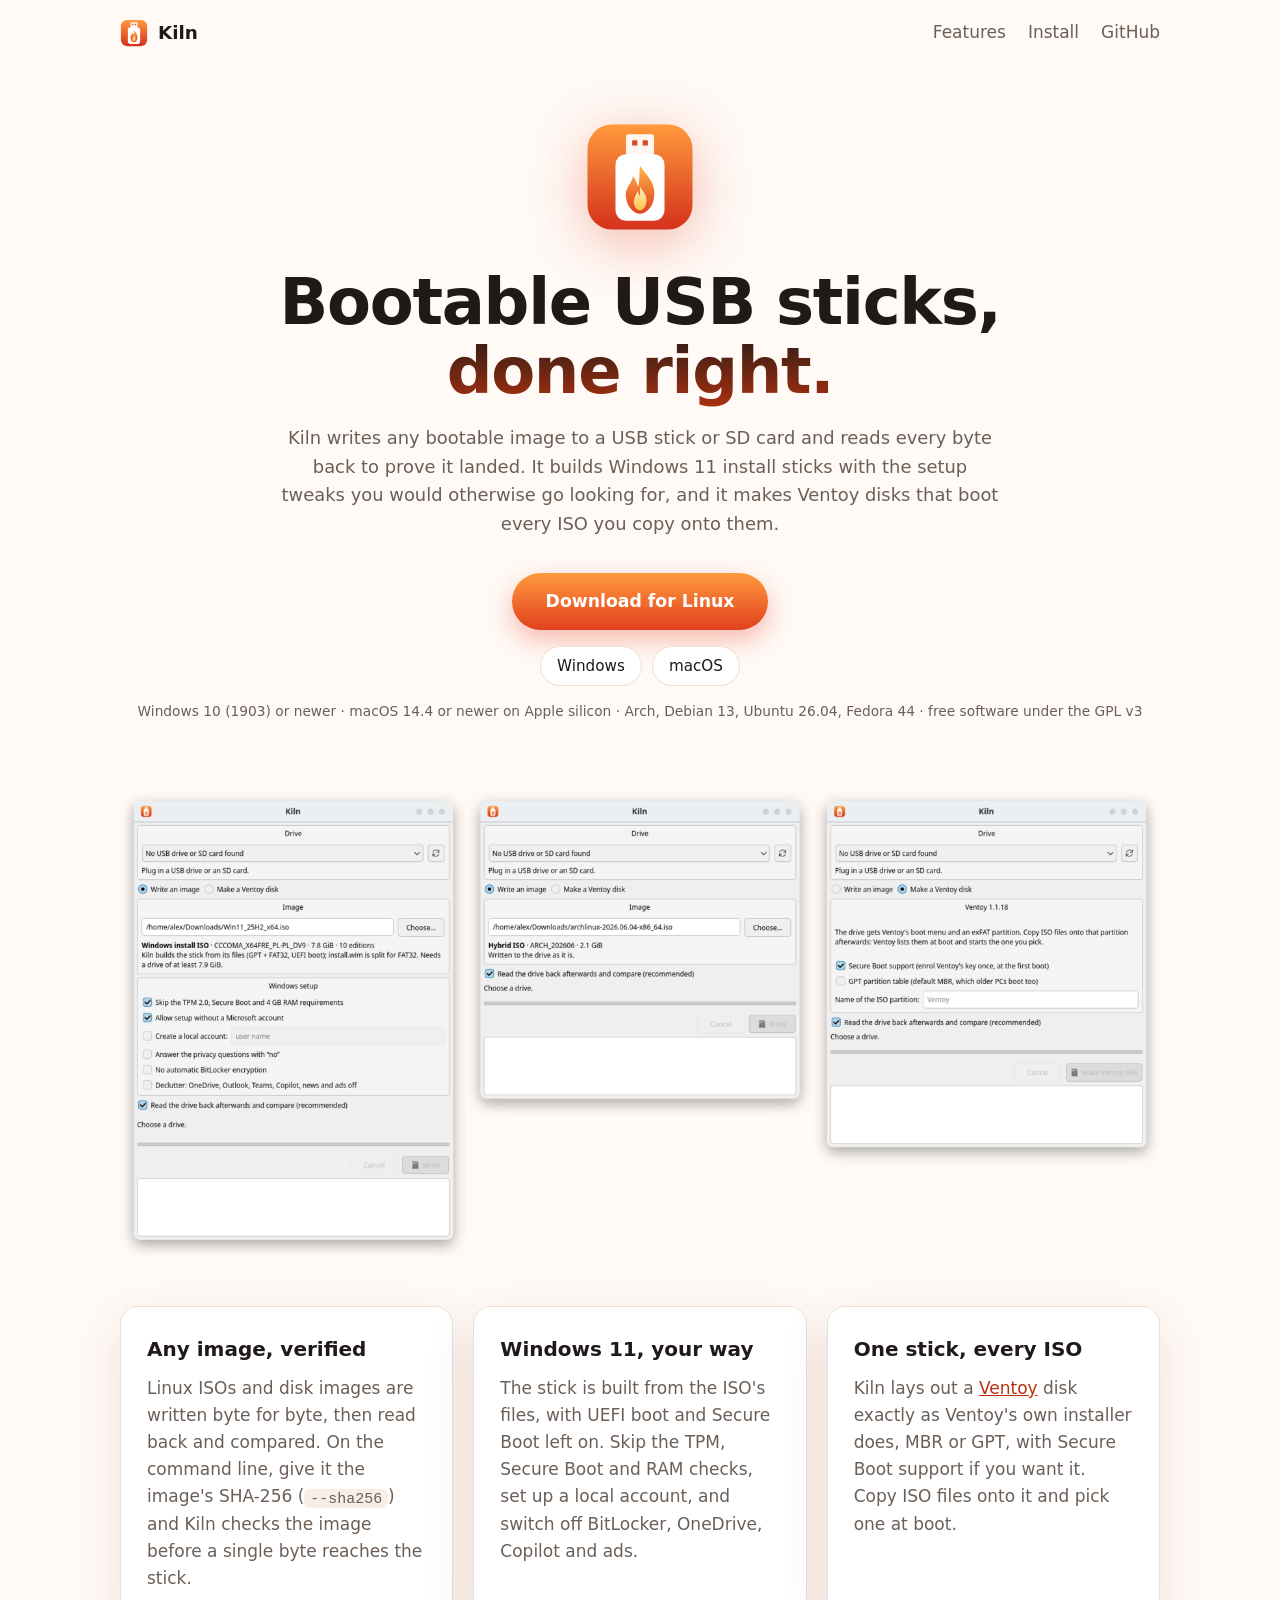
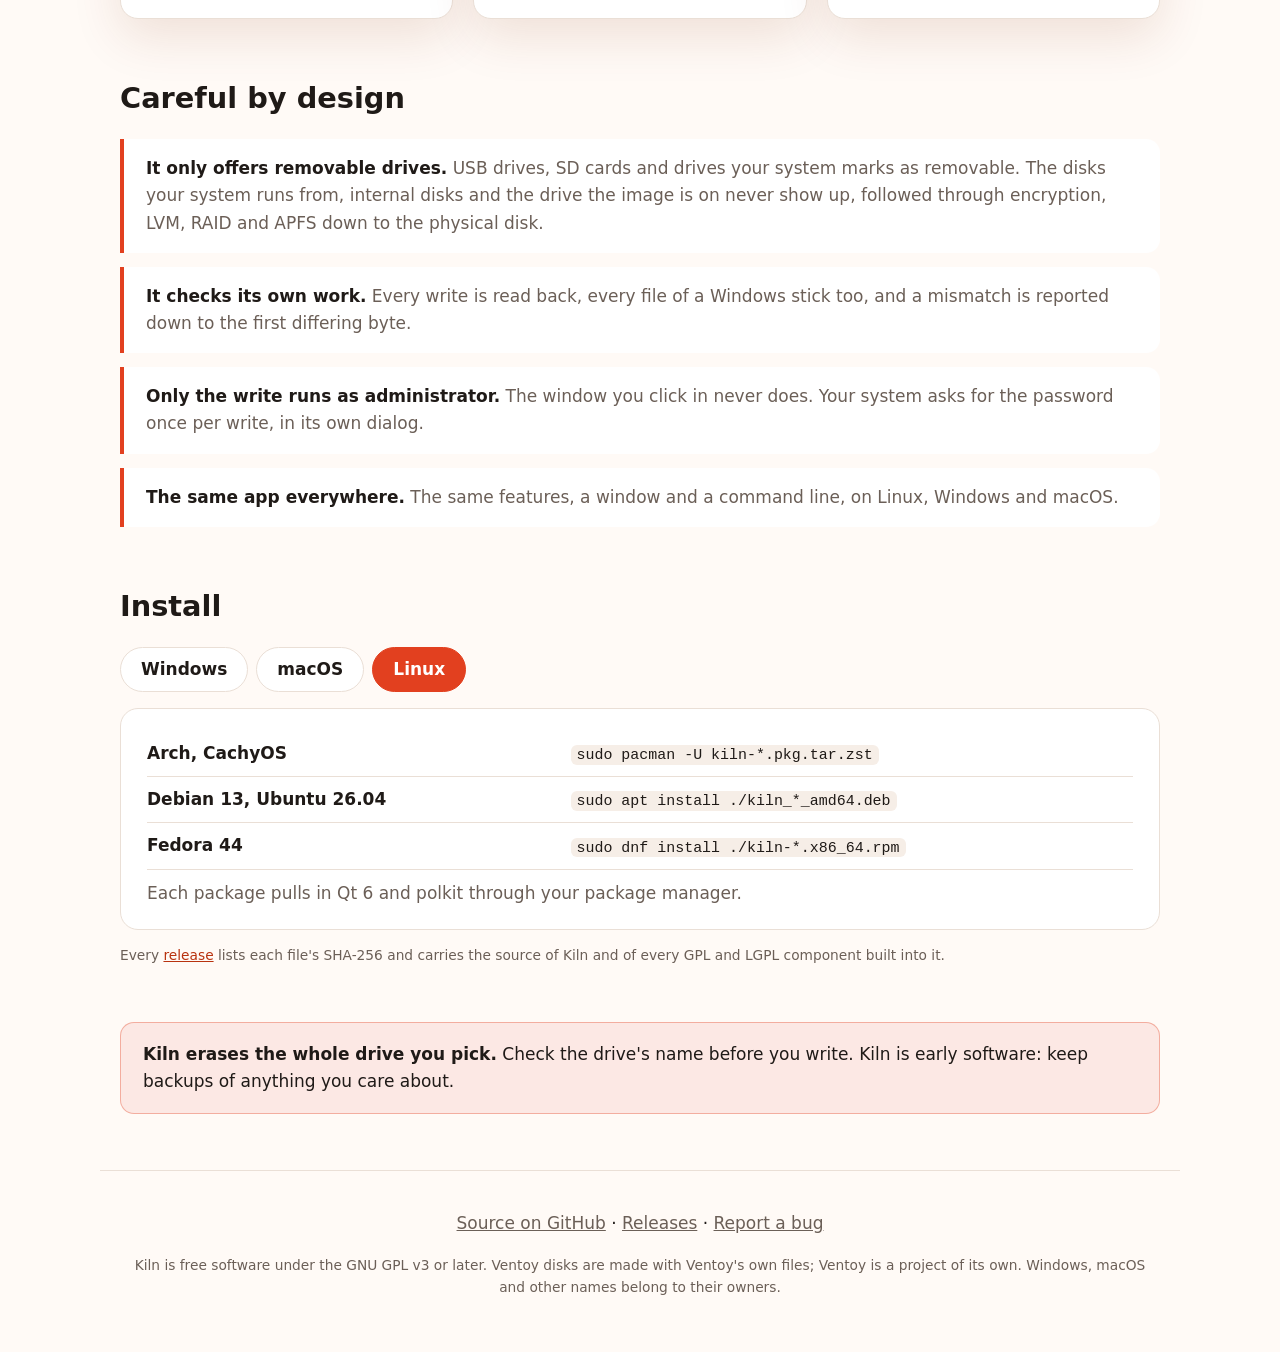
<file: site/index.html>
<!doctype html>
<html lang="en">
<head>
  <meta charset="utf-8">
  <meta name="viewport" content="width=device-width, initial-scale=1">
  <title>Kiln: bootable USB sticks, done right</title>
  <meta name="description" content="Kiln writes bootable images to USB sticks and SD cards on Linux, Windows and macOS, verifies every byte, builds Windows 11 install sticks with Rufus-style tweaks and makes Ventoy disks. Free software.">
  <meta name="color-scheme" content="light dark">
  <meta name="theme-color" content="#e2401f">
  <link rel="icon" type="image/svg+xml" href="assets/kiln.svg">
  <link rel="icon" type="image/png" sizes="32x32" href="assets/favicon-32.png">
  <link rel="apple-touch-icon" href="assets/kiln-512.png">
  <link rel="stylesheet" href="style.css">
  <meta property="og:type" content="website">
  <meta property="og:title" content="Kiln: bootable USB sticks, done right">
  <meta property="og:description" content="Verified image writes, Windows 11 install sticks with Rufus-style tweaks, and Ventoy disks. Linux, Windows and macOS. Free software.">
  <meta property="og:image" content="https://kiln-usb.pages.dev/assets/og.png">
  <meta property="og:url" content="https://kiln-usb.pages.dev/">
  <meta name="twitter:card" content="summary_large_image">
  <script src="app.js" defer></script>
</head>
<body>
  <header class="top">
    <a class="brand" href="#"><img src="assets/kiln.svg" alt="" width="28" height="28"> Kiln</a>
    <nav>
      <a href="#features">Features</a>
      <a href="#install">Install</a>
      <a href="https://github.com/TryCoffee/kiln">GitHub</a>
    </nav>
  </header>

  <main>
    <section class="hero">
      <img class="hero-icon" src="assets/kiln.svg" alt="Kiln icon" width="112" height="112">
      <h1>Bootable USB sticks,<br>done right.</h1>
      <p class="lead">Kiln writes any bootable image to a USB stick or SD card and reads every byte back to prove it landed. It builds Windows 11 install sticks with the setup tweaks you would otherwise go looking for, and it makes Ventoy disks that boot every ISO you copy onto them.</p>

      <div class="download">
        <a class="button primary" id="dl-primary" href="https://github.com/TryCoffee/kiln/releases/latest">Download Kiln</a>
        <div class="others" id="dl-others">
          <a href="https://github.com/TryCoffee/kiln/releases/latest" data-os="windows">Windows</a>
          <a href="https://github.com/TryCoffee/kiln/releases/latest" data-os="macos">macOS</a>
          <a href="https://github.com/TryCoffee/kiln/releases/latest" data-os="linux">Linux</a>
        </div>
        <p class="fine" id="dl-version">Windows 10 (1903) or newer · macOS 14.4 or newer on Apple silicon · Arch, Debian 13, Ubuntu 26.04, Fedora 44 · free software under the GPL v3</p>
      </div>
    </section>

    <section class="screens" aria-label="Screenshots">
      <img src="assets/screens.png" alt="Kiln building a Windows 11 stick, writing a Linux ISO, and making a Ventoy disk" width="1600" height="716">
    </section>

    <section class="features" id="features">
      <article>
        <h2>Any image, verified</h2>
        <p>Linux ISOs and disk images are written byte for byte, then read back and compared. On the command line, give it the image's SHA-256 (<code>--sha256</code>) and Kiln checks the image before a single byte reaches the stick.</p>
      </article>
      <article>
        <h2>Windows 11, your way</h2>
        <p>The stick is built from the ISO's files, with UEFI boot and Secure Boot left on. Skip the TPM, Secure Boot and RAM checks, set up a local account, and switch off BitLocker, OneDrive, Copilot and ads.</p>
      </article>
      <article>
        <h2>One stick, every ISO</h2>
        <p>Kiln lays out a <a href="https://www.ventoy.net">Ventoy</a> disk exactly as Ventoy's own installer does, MBR or GPT, with Secure Boot support if you want it. Copy ISO files onto it and pick one at boot.</p>
      </article>
    </section>

    <section class="careful">
      <h2>Careful by design</h2>
      <ul>
        <li><strong>It only offers removable drives.</strong> USB drives, SD cards and drives your system marks as removable. The disks your system runs from, internal disks and the drive the image is on never show up, followed through encryption, LVM, RAID and APFS down to the physical disk.</li>
        <li><strong>It checks its own work.</strong> Every write is read back, every file of a Windows stick too, and a mismatch is reported down to the first differing byte.</li>
        <li><strong>Only the write runs as administrator.</strong> The window you click in never does. Your system asks for the password once per write, in its own dialog.</li>
        <li><strong>The same app everywhere.</strong> The same features, a window and a command line, on Linux, Windows and macOS.</li>
      </ul>
    </section>

    <section class="install" id="install">
      <h2>Install</h2>
      <div class="tabs" role="tablist">
        <button role="tab" aria-selected="true" data-tab="windows">Windows</button>
        <button role="tab" aria-selected="false" data-tab="macos">macOS</button>
        <button role="tab" aria-selected="false" data-tab="linux">Linux</button>
      </div>

      <div class="panel" data-panel="windows">
        <p>Download <code>Kiln-…-x64-setup.exe</code> and run it, or unpack <code>Kiln-…-x64.zip</code> anywhere and run <code>kiln-gui.exe</code>. For 64-bit Windows 10 (1903) or newer.</p>
        <p class="note">Kiln is not code-signed yet, so SmartScreen warns before the first start: choose <b>More info</b>, then <b>Run anyway</b>.</p>
      </div>
      <div class="panel" data-panel="macos" hidden>
        <p>Download <code>Kiln-…-arm64.dmg</code>, open it and drag Kiln to Applications. For Macs with Apple silicon on macOS 14.4 or newer.</p>
        <p class="note">Kiln is not signed with an Apple Developer ID yet, so macOS refuses the first start. Try to open Kiln once, then choose <b>Open Anyway</b> in System Settings, Privacy &amp; Security.</p>
      </div>
      <div class="panel" data-panel="linux" hidden>
        <table>
          <tr><th>Arch, CachyOS</th><td><code>sudo pacman -U kiln-*.pkg.tar.zst</code></td></tr>
          <tr><th>Debian 13, Ubuntu 26.04</th><td><code>sudo apt install ./kiln_*_amd64.deb</code></td></tr>
          <tr><th>Fedora 44</th><td><code>sudo dnf install ./kiln-*.x86_64.rpm</code></td></tr>
        </table>
        <p class="note">Each package pulls in Qt 6 and polkit through your package manager.</p>
      </div>
      <p class="fine">Every <a href="https://github.com/TryCoffee/kiln/releases/latest">release</a> lists each file's SHA-256 and carries the source of Kiln and of every GPL and LGPL component built into it.</p>
    </section>

    <section class="warning">
      <p><strong>Kiln erases the whole drive you pick.</strong> Check the drive's name before you write. Kiln is early software: keep backups of anything you care about.</p>
    </section>
  </main>

  <footer>
    <p>
      <a href="https://github.com/TryCoffee/kiln">Source on GitHub</a> ·
      <a href="https://github.com/TryCoffee/kiln/releases">Releases</a> ·
      <a href="https://github.com/TryCoffee/kiln/issues">Report a bug</a>
    </p>
    <p class="fine">Kiln is free software under the GNU GPL v3 or later. Ventoy disks are made with Ventoy's own files; Ventoy is a project of its own. Windows, macOS and other names belong to their owners.</p>
  </footer>
</body>
</html>
</file>
<file: site/style.css>
/* Kiln's website: one page, no build step, no external requests but GitHub's API. */
:root {
  --bg: #fffaf6;
  --surface: #ffffff;
  --text: #1f1a17;
  --muted: #6b5f57;
  --line: #eadfd6;
  --accent: #e2401f;
  --accent-2: #ff9a3c;
  --accent-text: #b8320f;
  --code-bg: #f6eee7;
  --shadow: 0 18px 50px rgba(120, 40, 10, 0.12);
}
@media (prefers-color-scheme: dark) {
  :root {
    --bg: #14100e;
    --surface: #1e1815;
    --text: #f3ebe5;
    --muted: #b9aaa0;
    --line: #342a24;
    --accent: #ff6a3d;
    --accent-2: #ffad5c;
    --accent-text: #ff9a6b;
    --code-bg: #2a221d;
    --shadow: 0 18px 50px rgba(0, 0, 0, 0.45);
  }
}

* { box-sizing: border-box; }
html { scroll-behavior: smooth; }
body {
  margin: 0;
  background: var(--bg);
  color: var(--text);
  font: 17px/1.6 system-ui, -apple-system, "Segoe UI", "Noto Sans", Roboto, sans-serif;
}
a { color: var(--accent-text); }
code {
  font: 0.88em ui-monospace, "SF Mono", Menlo, Consolas, "Noto Sans Mono", monospace;
  background: var(--code-bg);
  padding: 0.12em 0.4em;
  border-radius: 6px;
}
main, .top, footer { max-width: 1080px; margin: 0 auto; padding: 0 20px; }

.top {
  display: flex; align-items: center; justify-content: space-between;
  padding-top: 18px; padding-bottom: 18px;
}
.brand {
  display: flex; align-items: center; gap: 10px;
  font-weight: 700; font-size: 1.15rem; color: var(--text); text-decoration: none;
}
.top nav { display: flex; gap: 22px; }
.top nav a { color: var(--muted); text-decoration: none; font-weight: 500; }
.top nav a:hover { color: var(--text); }

.hero { text-align: center; padding: 56px 0 28px; }
.hero-icon { filter: drop-shadow(0 12px 28px rgba(226, 64, 31, 0.35)); }
.hero h1 {
  font-size: clamp(2.3rem, 6vw, 4rem); line-height: 1.08; letter-spacing: -0.02em;
  /* the gradient only paints the box: room below for g, y, p (they were cut off) */
  padding-bottom: 0.14em;
  margin: 26px 0 calc(18px - 0.14em);
  background: linear-gradient(180deg, var(--text) 40%, var(--accent-text));
  -webkit-background-clip: text; background-clip: text; color: transparent;
}
.lead { max-width: 720px; margin: 0 auto; color: var(--muted); font-size: 1.12rem; }

.download { margin-top: 34px; }
.button {
  display: inline-block; padding: 15px 34px; border-radius: 999px;
  font-weight: 700; font-size: 1.08rem; text-decoration: none;
}
.button.primary {
  color: #fff;
  background: linear-gradient(180deg, var(--accent-2), var(--accent));
  box-shadow: 0 10px 26px rgba(226, 64, 31, 0.35);
  transition: transform 0.15s ease, box-shadow 0.15s ease;
}
.button.primary:hover { transform: translateY(-1px); box-shadow: 0 14px 32px rgba(226, 64, 31, 0.45); }
.others { margin-top: 16px; display: flex; gap: 10px; justify-content: center; flex-wrap: wrap; }
.others a {
  padding: 7px 16px; border: 1px solid var(--line); border-radius: 999px;
  color: var(--text); text-decoration: none; background: var(--surface); font-size: 0.95rem;
}
.others a:hover { border-color: var(--accent); }
.fine { color: var(--muted); font-size: 0.86rem; margin-top: 14px; }

.screens { margin: 28px auto 12px; }
.screens img { width: 100%; height: auto; display: block; }

.features {
  display: grid; grid-template-columns: repeat(3, 1fr); gap: 20px; margin: 48px 0;
}
.features article {
  background: var(--surface); border: 1px solid var(--line); border-radius: 18px;
  padding: 26px; box-shadow: var(--shadow);
}
.features h2 { margin: 0 0 10px; font-size: 1.25rem; }
.features p { margin: 0; color: var(--muted); }

.careful, .install, .warning { margin: 56px 0; }
.careful h2, .install h2 { font-size: 1.8rem; margin: 0 0 18px; }
.careful ul { list-style: none; padding: 0; margin: 0; display: grid; gap: 14px; }
.careful li {
  padding: 16px 20px 16px 22px; border-left: 4px solid var(--accent);
  background: var(--surface); border-radius: 0 14px 14px 0; color: var(--muted);
}
.careful li strong { color: var(--text); }

.tabs { display: flex; gap: 8px; margin-bottom: 16px; flex-wrap: wrap; }
.tabs button {
  font: inherit; font-weight: 600; cursor: pointer;
  padding: 8px 20px; border-radius: 999px;
  border: 1px solid var(--line); background: var(--surface); color: var(--text);
}
.tabs button[aria-selected="true"] { background: var(--accent); border-color: var(--accent); color: #fff; }
.panel {
  background: var(--surface); border: 1px solid var(--line); border-radius: 18px; padding: 22px 26px;
}
.panel p { margin: 0 0 10px; }
.panel .note { color: var(--muted); margin: 10px 0 0; }
.panel table { border-collapse: collapse; width: 100%; }
.panel th, .panel td { text-align: left; padding: 9px 12px 9px 0; border-bottom: 1px solid var(--line); vertical-align: top; }
.panel th { font-weight: 600; white-space: nowrap; padding-right: 22px; }

.warning p {
  margin: 0; padding: 18px 22px; border-radius: 14px;
  background: color-mix(in srgb, var(--accent) 12%, var(--surface));
  border: 1px solid color-mix(in srgb, var(--accent) 35%, transparent);
}

footer { border-top: 1px solid var(--line); padding-top: 22px; padding-bottom: 40px; text-align: center; }
footer a { color: var(--muted); }

@media (max-width: 760px) {
  body { font-size: 16px; }
  .top nav { gap: 14px; }
  .hero { padding-top: 32px; }
  .features { grid-template-columns: 1fr; }
  .panel th { white-space: normal; }
  .panel th, .panel td { display: block; border: 0; padding: 4px 0; }
  .panel tr { display: block; padding: 8px 0; border-bottom: 1px solid var(--line); }
}
</file>
